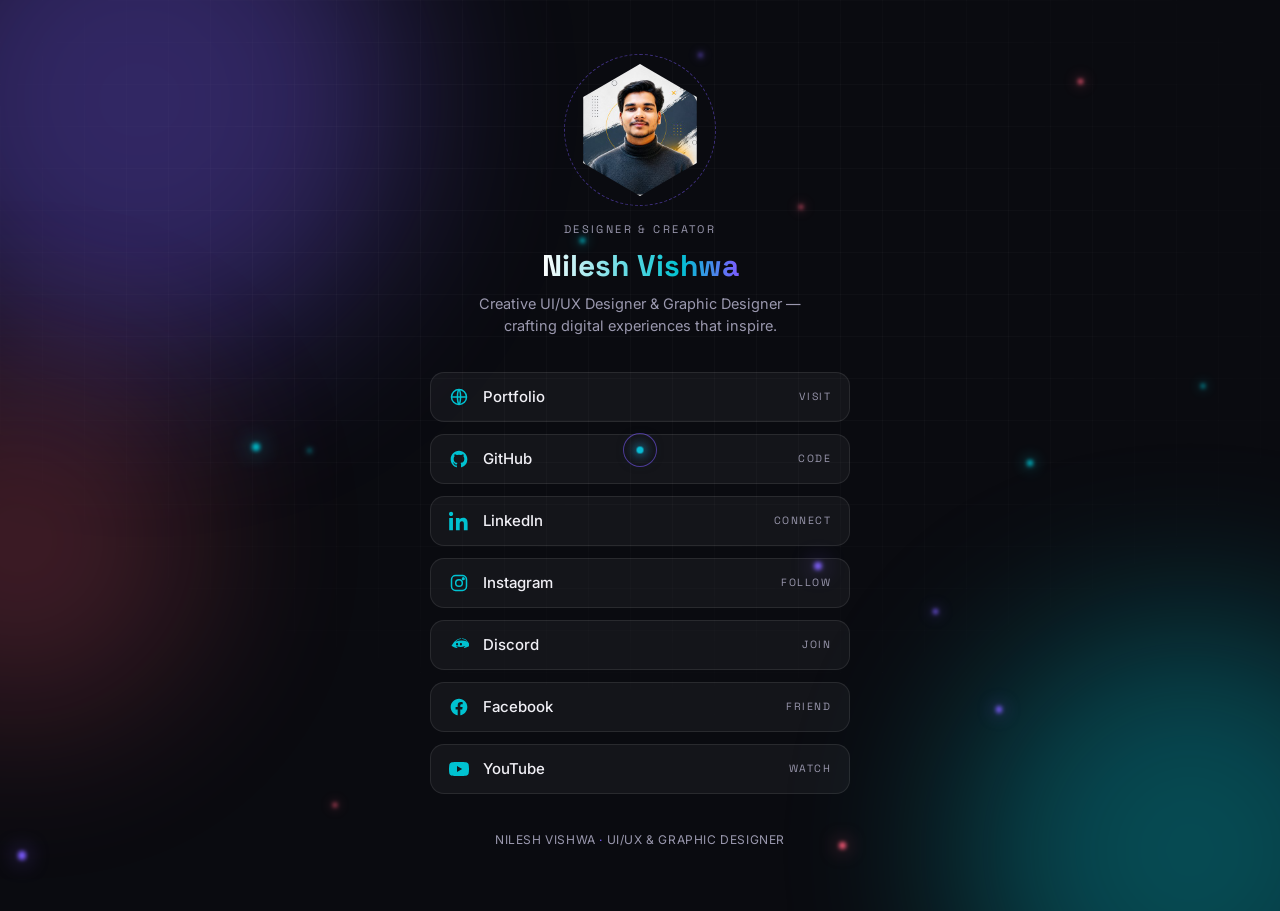
<file: index.html>
<!DOCTYPE html>
<html lang="en">
<head>
<meta charset="UTF-8" />
<meta name="viewport" content="width=device-width, initial-scale=1.0" />
<title>Nilesh Vishwa — Links</title>
<meta name="description" content="Nilesh Vishwa — UI/UX & Graphic Designer. Portfolio, socials, and contact links." />
<link rel="icon" type="image/png" href="favicon.png" />
<link rel="apple-touch-icon" href="favicon.png" />
<link rel="preconnect" href="https://fonts.googleapis.com">
<link rel="preconnect" href="https://fonts.gstatic.com" crossorigin>
<link href="https://fonts.googleapis.com/css2?family=Space+Grotesk:wght@400;500;600;700&family=Inter:wght@400;500;600&display=swap" rel="stylesheet">
<style>
  :root{
    --bg-0:#0a0b10;
    --bg-1:#0d0f18;
    --violet:#7c5cff;
    --cyan:#00c2d1;
    --coral:#ff5c7a;
    --text-hi:#f1f0f6;
    --text-lo:#9a98ae;
    --glass:rgba(255,255,255,0.045);
    --glass-border:rgba(255,255,255,0.09);
  }

  *{box-sizing:border-box;}
  html,body{margin:0;padding:0;}

  body{
    min-height:100vh;
    background:var(--bg-0);
    color:var(--text-hi);
    font-family:'Inter',sans-serif;
    display:flex;
    align-items:center;
    justify-content:center;
    overflow-x:hidden;
    position:relative;
    padding:64px 20px;
  }

  /* ambient drifting gradient blobs — the "smoothness" layer */
  .blob{
    position:fixed;
    border-radius:50%;
    filter:blur(90px);
    opacity:0.35;
    z-index:0;
    pointer-events:none;
  }
  .blob-a{
    width:520px;height:520px;
    background:var(--violet);
    top:-160px; left:-120px;
    animation:drift-a 22s ease-in-out infinite;
  }
  .blob-b{
    width:460px;height:460px;
    background:var(--cyan);
    bottom:-180px; right:-140px;
    animation:drift-b 26s ease-in-out infinite;
  }
  .blob-c{
    width:360px;height:360px;
    background:var(--coral);
    bottom:20%; left:-160px;
    opacity:0.22;
    animation:drift-c 30s ease-in-out infinite;
  }

  @keyframes drift-a{
    0%,100%{transform:translate(0,0) scale(1);}
    50%{transform:translate(60px,80px) scale(1.1);}
  }
  @keyframes drift-b{
    0%,100%{transform:translate(0,0) scale(1);}
    50%{transform:translate(-70px,-50px) scale(1.08);}
  }
  @keyframes drift-c{
    0%,100%{transform:translate(0,0) scale(1);}
    50%{transform:translate(40px,-60px) scale(1.15);}
  }

  /* faint circuit grid overlay */
  .grid-overlay{
    position:fixed;
    inset:0;
    z-index:0;
    background-image:
      linear-gradient(rgba(255,255,255,0.025) 1px, transparent 1px),
      linear-gradient(90deg, rgba(255,255,255,0.025) 1px, transparent 1px);
    background-size:42px 42px;
    mask-image:radial-gradient(ellipse 70% 60% at 50% 30%, black 40%, transparent 90%);
    pointer-events:none;
  }

  .card{
    position:relative;
    z-index:1;
    width:100%;
    max-width:420px;
    display:flex;
    flex-direction:column;
    align-items:center;
    text-align:center;
    opacity:0;
    transform:translateY(18px);
    animation:rise 0.7s cubic-bezier(.2,.8,.2,1) forwards;
  }

  @keyframes rise{
    to{opacity:1; transform:translateY(0);}
  }

  /* hexagon avatar frame with rotating circuit ring — signature element */
  .avatar-wrap{
    position:relative;
    width:132px;height:132px;
    margin-bottom:26px;
  }
  .hex{
    width:100%;height:100%;
    clip-path:polygon(50% 0%, 93% 25%, 93% 75%, 50% 100%, 7% 75%, 7% 25%);
    background:linear-gradient(150deg, var(--violet), var(--cyan));
    display:flex; align-items:center; justify-content:center;
    overflow:hidden;
  }
  .hex img{
    width:100%;
    height:100%;
    object-fit:cover;
  }
  .ring{
    position:absolute;
    inset:-10px;
    border-radius:50%;
    border:1.5px dashed rgba(124,92,255,0.45);
    animation:spin 16s linear infinite;
  }
  @keyframes spin{
    to{transform:rotate(360deg);}
  }

  .eyebrow{
    font-family:'Space Grotesk',sans-serif;
    letter-spacing:0.22em;
    font-size:11px;
    text-transform:uppercase;
    color:var(--text-lo);
    margin-bottom:10px;
  }

  h1{
    font-family:'Space Grotesk',sans-serif;
    font-size:30px;
    font-weight:700;
    margin:0 0 8px;
    background:linear-gradient(90deg, #ffffff, var(--cyan) 70%, var(--violet));
    -webkit-background-clip:text;
    background-clip:text;
    color:transparent;
  }

  .tagline{
    color:var(--text-lo);
    font-size:14.5px;
    line-height:1.55;
    max-width:340px;
    margin:0 0 34px;
  }

  .links{
    width:100%;
    display:flex;
    flex-direction:column;
    gap:12px;
  }

  .link-btn{
    position:relative;
    display:flex;
    align-items:center;
    gap:14px;
    width:100%;
    padding:14px 18px;
    background:var(--glass);
    border:1px solid var(--glass-border);
    border-radius:14px;
    backdrop-filter:blur(14px);
    text-decoration:none;
    color:var(--text-hi);
    overflow:hidden;
    opacity:0;
    transform:translateY(14px);
    animation:rise 0.6s cubic-bezier(.2,.8,.2,1) forwards;
    transition:transform 0.25s ease, border-color 0.25s ease, background 0.25s ease;
  }

  .link-btn::before{
    content:"";
    position:absolute;
    left:0; top:0; bottom:0;
    width:3px;
    background:linear-gradient(180deg, var(--violet), var(--cyan));
    opacity:0;
    transition:opacity 0.25s ease;
  }

  .link-btn:hover{
    transform:translateY(-3px);
    border-color:rgba(124,92,255,0.5);
    background:rgba(255,255,255,0.07);
  }
  .link-btn:hover::before{ opacity:1; }

  .link-icon{
    width:20px;height:20px;
    flex-shrink:0;
    display:flex;align-items:center;justify-content:center;
    color:var(--cyan);
  }
  .link-icon svg{width:100%;height:100%;}

  .link-label{
    font-weight:500;
    font-size:15px;
    flex:1;
    text-align:left;
  }

  .link-tag{
    font-family:'Space Grotesk',sans-serif;
    font-size:10.5px;
    letter-spacing:0.14em;
    text-transform:uppercase;
    color:var(--text-lo);
  }

  footer{
    margin-top:38px;
    font-size:12px;
    color:var(--text-lo);
    letter-spacing:0.05em;
    opacity:0;
    animation:rise 0.6s ease forwards;
    animation-delay:0.9s;
  }
  footer span{color:var(--violet);}

  @media (max-width:480px){
    h1{font-size:26px;}
  }

  /* rising bubbles */
  .bubbles{
    position:fixed;
    inset:0;
    z-index:0;
    overflow:hidden;
    pointer-events:none;
  }
  .bubble{
    position:absolute;
    bottom:-10%;
    border-radius:50%;
    background:radial-gradient(circle at 30% 30%, rgba(255,255,255,0.35), rgba(124,92,255,0.05) 70%);
    border:1px solid rgba(255,255,255,0.12);
    animation:rise-bubble linear infinite;
  }
  @keyframes rise-bubble{
    0%{ transform:translateY(0) translateX(0); opacity:0; }
    8%{ opacity:0.55; }
    92%{ opacity:0.3; }
    100%{ transform:translateY(-115vh) translateX(var(--drift, 30px)); opacity:0; }
  }

  /* drifting glow lights */
  .lights{
    position:fixed;
    inset:0;
    z-index:0;
    overflow:hidden;
    pointer-events:none;
  }
  .light{
    position:absolute;
    border-radius:50%;
    filter:blur(2px);
    animation:float-light ease-in-out infinite;
  }
  @keyframes float-light{
    0%,100%{ transform:translate(0,0); opacity:0.25; }
    50%{ transform:translate(var(--lx, 24px), var(--ly, -30px)); opacity:0.75; }
  }

  @media (prefers-reduced-motion: reduce){
    .blob, .ring, .card, .link-btn, footer{ animation:none !important; opacity:1 !important; transform:none !important; }
    .bubble, .light{ display:none; }
    .cursor-dot, .cursor-ring{ display:none !important; }
  }

  /* custom cursor */
  .cursor-dot, .cursor-ring{
    position:fixed;
    top:0; left:0;
    pointer-events:none;
    border-radius:50%;
    z-index:999;
    will-change:transform;
    transform:translate(-50%,-50%);
  }
  .cursor-dot{
    width:7px;height:7px;
    background:var(--cyan);
    box-shadow:0 0 10px var(--cyan), 0 0 20px rgba(0,194,209,0.5);
  }
  .cursor-ring{
    width:34px;height:34px;
    border:1.5px solid rgba(124,92,255,0.55);
    background:radial-gradient(circle, rgba(124,92,255,0.08), transparent 70%);
    transition:width 0.2s ease, height 0.2s ease, border-color 0.2s ease, background 0.2s ease;
  }
  .cursor-ring.is-active{
    width:52px;height:52px;
    border-color:rgba(0,194,209,0.7);
    background:radial-gradient(circle, rgba(0,194,209,0.12), transparent 70%);
  }

  @media (hover:none){
    .cursor-dot, .cursor-ring{ display:none; }
  }
  @media (hover:hover) and (pointer:fine){
    body{ cursor:none; }
    a, button{ cursor:none; }
  }
</style>
</head>
<body>

<div class="blob blob-a"></div>
<div class="blob blob-b"></div>
<div class="blob blob-c"></div>
<div class="grid-overlay"></div>
<div class="bubbles" id="bubbles"></div>
<div class="lights" id="lights"></div>
<div class="cursor-dot" id="cursorDot"></div>
<div class="cursor-ring" id="cursorRing"></div>

<div class="card">
  <div class="avatar-wrap">
    <div class="ring"></div>
    <div class="hex"><img src="[data-uri]" alt="Nilesh Vishwa"></div>
  </div>

  <div class="eyebrow">Designer &amp; Creator</div>
  <h1>Nilesh Vishwa</h1>
  <p class="tagline">Creative UI/UX Designer &amp; Graphic Designer — crafting digital experiences that inspire.</p>

  <div class="links">
    <a class="link-btn" style="animation-delay:.05s" href="https://nileshvishwa.github.io/Portfolio-me/" target="_blank" rel="noopener">
      <span class="link-icon"><svg viewBox="0 0 24 24" fill="none" stroke="currentColor" stroke-width="1.8"><circle cx="12" cy="12" r="9"/><path d="M3 12h18M12 3c2.5 2.7 2.5 14.3 0 18M12 3c-2.5 2.7-2.5 14.3 0 18"/></svg></span>
      <span class="link-label">Portfolio</span>
      <span class="link-tag">Visit</span>
    </a>

    <a class="link-btn" style="animation-delay:.1s" href="https://github.com/nileshvishwa" target="_blank" rel="noopener">
      <span class="link-icon"><svg viewBox="0 0 24 24" fill="currentColor"><path d="M12 2C6.48 2 2 6.58 2 12.25c0 4.53 2.87 8.37 6.84 9.73.5.1.68-.22.68-.49 0-.24-.01-.87-.01-1.7-2.78.62-3.37-1.37-3.37-1.37-.45-1.18-1.11-1.5-1.11-1.5-.9-.63.07-.62.07-.62 1 .07 1.53 1.05 1.53 1.05.89 1.56 2.34 1.11 2.91.85.09-.66.35-1.11.63-1.37-2.22-.26-4.56-1.14-4.56-5.06 0-1.12.39-2.03 1.03-2.75-.1-.26-.45-1.31.1-2.73 0 0 .84-.28 2.75 1.05a9.3 9.3 0 015 0c1.9-1.33 2.74-1.05 2.74-1.05.56 1.42.21 2.47.1 2.73.65.72 1.03 1.63 1.03 2.75 0 3.93-2.34 4.79-4.57 5.05.36.32.68.94.68 1.9 0 1.37-.01 2.48-.01 2.81 0 .27.18.6.69.49A10.26 10.26 0 0022 12.25C22 6.58 17.52 2 12 2z"/></svg></span>
      <span class="link-label">GitHub</span>
      <span class="link-tag">Code</span>
    </a>

    <a class="link-btn" style="animation-delay:.15s" href="https://www.linkedin.com/in/nilesh-vishwa-b1275a29b" target="_blank" rel="noopener">
      <span class="link-icon"><svg viewBox="0 0 24 24" fill="currentColor"><path d="M4.98 3.5C4.98 4.88 3.88 6 2.5 6S0 4.88 0 3.5 1.12 1 2.5 1s2.48 1.12 2.48 2.5zM.24 8.25h4.5V23H.24V8.25zM8.24 8.25h4.31v2.02h.06c.6-1.13 2.08-2.32 4.28-2.32 4.58 0 5.43 3.01 5.43 6.93V23h-4.5v-6.94c0-1.66-.03-3.79-2.31-3.79-2.31 0-2.67 1.8-2.67 3.67V23h-4.5V8.25z"/></svg></span>
      <span class="link-label">LinkedIn</span>
      <span class="link-tag">Connect</span>
    </a>

    <a class="link-btn" style="animation-delay:.2s" href="https://instagram.com/your-handle" target="_blank" rel="noopener">
      <span class="link-icon"><svg viewBox="0 0 24 24" fill="none" stroke="currentColor" stroke-width="1.8"><rect x="3" y="3" width="18" height="18" rx="5"/><circle cx="12" cy="12" r="4"/><circle cx="17.2" cy="6.8" r="1"/></svg></span>
      <span class="link-label">Instagram</span>
      <span class="link-tag">Follow</span>
    </a>

    <a class="link-btn" style="animation-delay:.25s" href="https://discord.gg/your-invite" target="_blank" rel="noopener">
      <span class="link-icon"><svg viewBox="0 0 24 24" fill="currentColor"><path d="M20.3 5.4A17.6 17.6 0 0015.7 4l-.3.6a12.9 12.9 0 016.9 3.6 16.9 16.9 0 00-14.5 0A12.9 12.9 0 0114.7 4.6L14.4 4a17.6 17.6 0 00-4.6 1.4A17 17 0 003 12.8c1.9 1.4 4.2 2.3 6.6 2.7l.7-1.2a10.8 10.8 0 01-1.9-.9c.2-.1.3-.2.5-.3a12 12 0 0010.2 0l.5.3c-.6.4-1.3.6-1.9.9l.7 1.2c2.4-.4 4.7-1.3 6.6-2.7a17 17 0 00-4.7-7.4zM9.7 12.6c-.7 0-1.3-.7-1.3-1.5s.6-1.5 1.3-1.5 1.4.7 1.3 1.5c0 .8-.6 1.5-1.3 1.5zm4.6 0c-.7 0-1.3-.7-1.3-1.5s.6-1.5 1.3-1.5 1.4.7 1.3 1.5c0 .8-.6 1.5-1.3 1.5z"/></svg></span>
      <span class="link-label">Discord</span>
      <span class="link-tag">Join</span>
    </a>

    <a class="link-btn" style="animation-delay:.3s" href="https://facebook.com/your-handle" target="_blank" rel="noopener">
      <span class="link-icon"><svg viewBox="0 0 24 24" fill="currentColor"><path d="M22 12.06C22 6.5 17.52 2 12 2S2 6.5 2 12.06c0 5 3.66 9.15 8.44 9.94v-7.03H7.9v-2.91h2.54V9.85c0-2.5 1.49-3.89 3.77-3.89 1.09 0 2.23.2 2.23.2v2.45h-1.26c-1.24 0-1.63.77-1.63 1.56v1.89h2.78l-.44 2.91h-2.34V22c4.78-.79 8.44-4.94 8.44-9.94z"/></svg></span>
      <span class="link-label">Facebook</span>
      <span class="link-tag">Friend</span>
    </a>

    <a class="link-btn" style="animation-delay:.35s" href="https://youtube.com/@your-handle" target="_blank" rel="noopener">
      <span class="link-icon"><svg viewBox="0 0 24 24" fill="currentColor"><path d="M23.5 6.2a3 3 0 00-2.1-2.1C19.5 3.5 12 3.5 12 3.5s-7.5 0-9.4.6A3 3 0 00.5 6.2 31 31 0 000 12a31 31 0 00.5 5.8 3 3 0 002.1 2.1c1.9.6 9.4.6 9.4.6s7.5 0 9.4-.6a3 3 0 002.1-2.1A31 31 0 0024 12a31 31 0 00-.5-5.8zM9.6 15.6V8.4L15.8 12z"/></svg></span>
      <span class="link-label">YouTube</span>
      <span class="link-tag">Watch</span>
    </a>
  </div>

  <footer>NILESH VISHWA <span>·</span> UI/UX &amp; GRAPHIC DESIGNER</footer>
</div>

<script>
(function(){
  var reduceMotion = window.matchMedia('(prefers-reduced-motion: reduce)').matches;
  if (reduceMotion) return;

  // --- rising bubbles ---
  var bubbleContainer = document.getElementById('bubbles');
  var bubbleCount = window.innerWidth < 600 ? 10 : 18;

  for (var i = 0; i < bubbleCount; i++) {
    var b = document.createElement('div');
    b.className = 'bubble';
    var size = 6 + Math.random() * 34;
    var left = Math.random() * 100;
    var duration = 14 + Math.random() * 18;
    var delay = Math.random() * -30;
    var drift = (Math.random() * 80 - 40) + 'px';

    b.style.width = size + 'px';
    b.style.height = size + 'px';
    b.style.left = left + 'vw';
    b.style.setProperty('--drift', drift);
    b.style.animationDuration = duration + 's';
    b.style.animationDelay = delay + 's';

    bubbleContainer.appendChild(b);
  }

  // --- drifting glow lights ---
  var lightContainer = document.getElementById('lights');
  var lightColors = ['#7c5cff', '#00c2d1', '#ff5c7a'];
  var lightCount = window.innerWidth < 600 ? 8 : 14;

  for (var j = 0; j < lightCount; j++) {
    var l = document.createElement('div');
    l.className = 'light';
    var lsize = 3 + Math.random() * 6;
    var color = lightColors[j % lightColors.length];
    var top = Math.random() * 100;
    var lleft = Math.random() * 100;
    var lduration = 6 + Math.random() * 8;
    var ldelay = Math.random() * -10;
    var lx = (Math.random() * 60 - 30) + 'px';
    var ly = (Math.random() * 60 - 30) + 'px';

    l.style.width = lsize + 'px';
    l.style.height = lsize + 'px';
    l.style.top = top + 'vh';
    l.style.left = lleft + 'vw';
    l.style.background = color;
    l.style.boxShadow = '0 0 ' + (lsize * 2.5) + 'px ' + color;
    l.style.setProperty('--lx', lx);
    l.style.setProperty('--ly', ly);
    l.style.animationDuration = lduration + 's';
    l.style.animationDelay = ldelay + 's';

    lightContainer.appendChild(l);
  }

  // --- custom cursor with smooth trailing motion ---
  var isFinePointer = window.matchMedia('(hover:hover) and (pointer:fine)').matches;
  if (isFinePointer) {
    var dot = document.getElementById('cursorDot');
    var ringEl = document.getElementById('cursorRing');

    var mouseX = window.innerWidth / 2, mouseY = window.innerHeight / 2;
    var dotX = mouseX, dotY = mouseY;
    var ringX = mouseX, ringY = mouseY;

    window.addEventListener('mousemove', function(e){
      mouseX = e.clientX;
      mouseY = e.clientY;
    });

    document.querySelectorAll('a, button').forEach(function(el){
      el.addEventListener('mouseenter', function(){ ringEl.classList.add('is-active'); });
      el.addEventListener('mouseleave', function(){ ringEl.classList.remove('is-active'); });
    });

    function animateCursor(){
      // dot tracks quickly, ring trails with spring-like easing
      dotX += (mouseX - dotX) * 0.55;
      dotY += (mouseY - dotY) * 0.55;
      ringX += (mouseX - ringX) * 0.15;
      ringY += (mouseY - ringY) * 0.15;

      dot.style.transform = 'translate(' + dotX + 'px,' + dotY + 'px) translate(-50%,-50%)';
      ringEl.style.transform = 'translate(' + ringX + 'px,' + ringY + 'px) translate(-50%,-50%)';

      requestAnimationFrame(animateCursor);
    }
    requestAnimationFrame(animateCursor);

    document.addEventListener('mouseleave', function(){
      dot.style.opacity = '0';
      ringEl.style.opacity = '0';
    });
    document.addEventListener('mouseenter', function(){
      dot.style.opacity = '1';
      ringEl.style.opacity = '1';
    });
  }
})();
</script>

</body>
</html>
</file>
